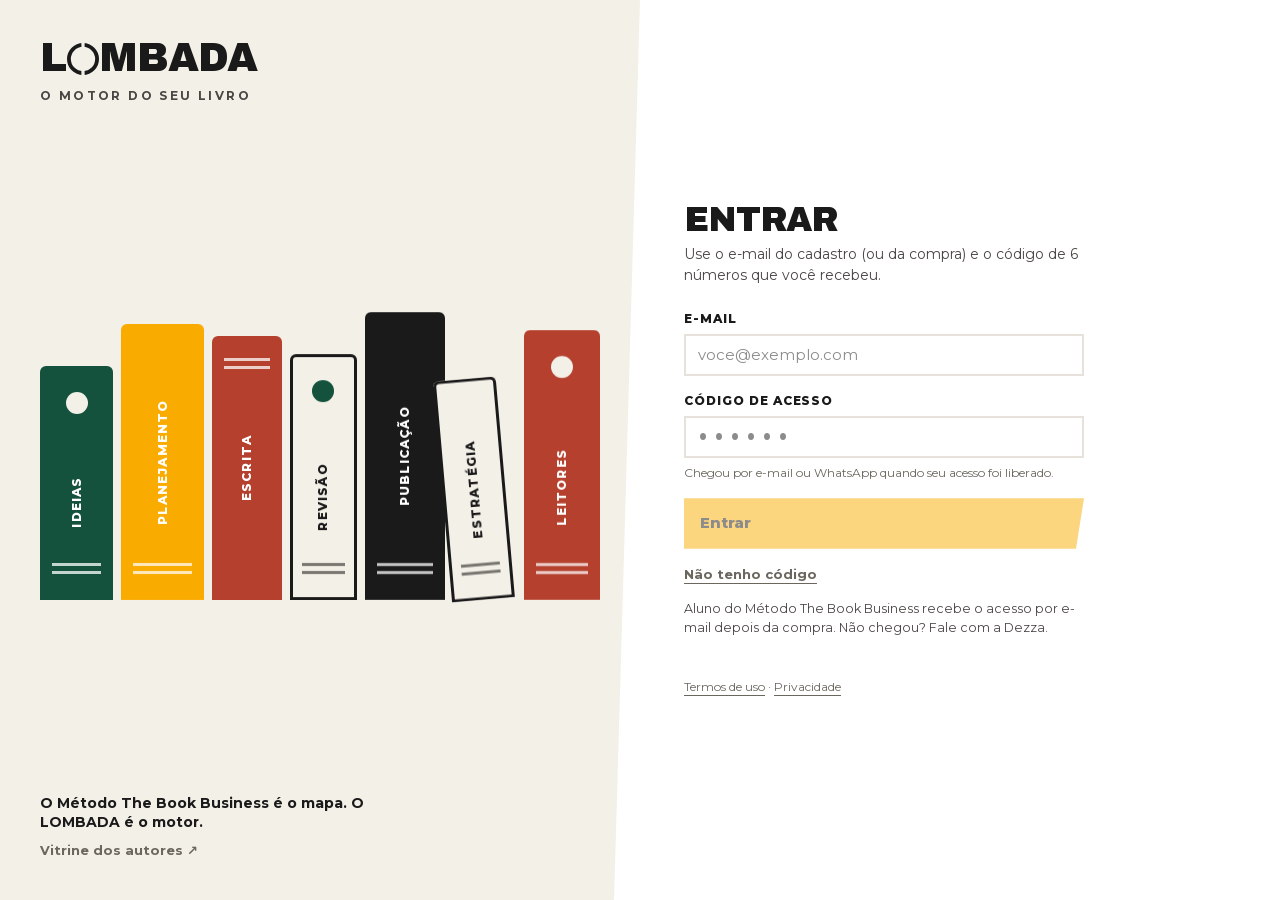
<file: index.html>
<!doctype html>
<html lang="pt-BR">
  <head>
    <meta charset="UTF-8" />
    <meta name="viewport" content="width=device-width, initial-scale=1.0" />
    <meta name="description" content="LOMBADA: o motor do seu livro. Toda semana, ele diz o que fazer, dá o texto pronto e aponta a aula do Método The Book Business." />
    <meta name="theme-color" content="#1a1a1a" />
    <link rel="icon" type="image/svg+xml" href="/favicon.svg" />
    <link rel="preload" href="/fonts/archivo-900-latin.woff2" as="font" type="font/woff2" crossorigin />
    <link rel="preload" href="/fonts/montserrat-400-latin.woff2" as="font" type="font/woff2" crossorigin />
    <style>
@font-face { font-family: 'Archivo'; font-style: normal; font-weight: 700; font-display: swap; src: url('/fonts/archivo-700-latin-ext.woff2') format('woff2'); unicode-range: U+0100-02BA, U+02BD-02C5, U+02C7-02CC, U+02CE-02D7, U+02DD-02FF, U+0304, U+0308, U+0329, U+1D00-1DBF, U+1E00-1E9F, U+1EF2-1EFF, U+2020, U+20A0-20AB, U+20AD-20C0, U+2113, U+2C60-2C7F, U+A720-A7FF; }
@font-face { font-family: 'Archivo'; font-style: normal; font-weight: 700; font-display: swap; src: url('/fonts/archivo-700-latin.woff2') format('woff2'); unicode-range: U+0000-00FF, U+0131, U+0152-0153, U+02BB-02BC, U+02C6, U+02DA, U+02DC, U+0304, U+0308, U+0329, U+2000-206F, U+20AC, U+2122, U+2191, U+2193, U+2212, U+2215, U+FEFF, U+FFFD; }
@font-face { font-family: 'Archivo'; font-style: normal; font-weight: 800; font-display: swap; src: url('/fonts/archivo-800-latin-ext.woff2') format('woff2'); unicode-range: U+0100-02BA, U+02BD-02C5, U+02C7-02CC, U+02CE-02D7, U+02DD-02FF, U+0304, U+0308, U+0329, U+1D00-1DBF, U+1E00-1E9F, U+1EF2-1EFF, U+2020, U+20A0-20AB, U+20AD-20C0, U+2113, U+2C60-2C7F, U+A720-A7FF; }
@font-face { font-family: 'Archivo'; font-style: normal; font-weight: 800; font-display: swap; src: url('/fonts/archivo-800-latin.woff2') format('woff2'); unicode-range: U+0000-00FF, U+0131, U+0152-0153, U+02BB-02BC, U+02C6, U+02DA, U+02DC, U+0304, U+0308, U+0329, U+2000-206F, U+20AC, U+2122, U+2191, U+2193, U+2212, U+2215, U+FEFF, U+FFFD; }
@font-face { font-family: 'Archivo'; font-style: normal; font-weight: 900; font-display: swap; src: url('/fonts/archivo-900-latin-ext.woff2') format('woff2'); unicode-range: U+0100-02BA, U+02BD-02C5, U+02C7-02CC, U+02CE-02D7, U+02DD-02FF, U+0304, U+0308, U+0329, U+1D00-1DBF, U+1E00-1E9F, U+1EF2-1EFF, U+2020, U+20A0-20AB, U+20AD-20C0, U+2113, U+2C60-2C7F, U+A720-A7FF; }
@font-face { font-family: 'Archivo'; font-style: normal; font-weight: 900; font-display: swap; src: url('/fonts/archivo-900-latin.woff2') format('woff2'); unicode-range: U+0000-00FF, U+0131, U+0152-0153, U+02BB-02BC, U+02C6, U+02DA, U+02DC, U+0304, U+0308, U+0329, U+2000-206F, U+20AC, U+2122, U+2191, U+2193, U+2212, U+2215, U+FEFF, U+FFFD; }
@font-face { font-family: 'Montserrat'; font-style: normal; font-weight: 400; font-display: swap; src: url('/fonts/montserrat-400-latin-ext.woff2') format('woff2'); unicode-range: U+0100-02BA, U+02BD-02C5, U+02C7-02CC, U+02CE-02D7, U+02DD-02FF, U+0304, U+0308, U+0329, U+1D00-1DBF, U+1E00-1E9F, U+1EF2-1EFF, U+2020, U+20A0-20AB, U+20AD-20C0, U+2113, U+2C60-2C7F, U+A720-A7FF; }
@font-face { font-family: 'Montserrat'; font-style: normal; font-weight: 400; font-display: swap; src: url('/fonts/montserrat-400-latin.woff2') format('woff2'); unicode-range: U+0000-00FF, U+0131, U+0152-0153, U+02BB-02BC, U+02C6, U+02DA, U+02DC, U+0304, U+0308, U+0329, U+2000-206F, U+20AC, U+2122, U+2191, U+2193, U+2212, U+2215, U+FEFF, U+FFFD; }
@font-face { font-family: 'Montserrat'; font-style: normal; font-weight: 500; font-display: swap; src: url('/fonts/montserrat-500-latin-ext.woff2') format('woff2'); unicode-range: U+0100-02BA, U+02BD-02C5, U+02C7-02CC, U+02CE-02D7, U+02DD-02FF, U+0304, U+0308, U+0329, U+1D00-1DBF, U+1E00-1E9F, U+1EF2-1EFF, U+2020, U+20A0-20AB, U+20AD-20C0, U+2113, U+2C60-2C7F, U+A720-A7FF; }
@font-face { font-family: 'Montserrat'; font-style: normal; font-weight: 500; font-display: swap; src: url('/fonts/montserrat-500-latin.woff2') format('woff2'); unicode-range: U+0000-00FF, U+0131, U+0152-0153, U+02BB-02BC, U+02C6, U+02DA, U+02DC, U+0304, U+0308, U+0329, U+2000-206F, U+20AC, U+2122, U+2191, U+2193, U+2212, U+2215, U+FEFF, U+FFFD; }
@font-face { font-family: 'Montserrat'; font-style: normal; font-weight: 600; font-display: swap; src: url('/fonts/montserrat-600-latin-ext.woff2') format('woff2'); unicode-range: U+0100-02BA, U+02BD-02C5, U+02C7-02CC, U+02CE-02D7, U+02DD-02FF, U+0304, U+0308, U+0329, U+1D00-1DBF, U+1E00-1E9F, U+1EF2-1EFF, U+2020, U+20A0-20AB, U+20AD-20C0, U+2113, U+2C60-2C7F, U+A720-A7FF; }
@font-face { font-family: 'Montserrat'; font-style: normal; font-weight: 600; font-display: swap; src: url('/fonts/montserrat-600-latin.woff2') format('woff2'); unicode-range: U+0000-00FF, U+0131, U+0152-0153, U+02BB-02BC, U+02C6, U+02DA, U+02DC, U+0304, U+0308, U+0329, U+2000-206F, U+20AC, U+2122, U+2191, U+2193, U+2212, U+2215, U+FEFF, U+FFFD; }
@font-face { font-family: 'Montserrat'; font-style: normal; font-weight: 700; font-display: swap; src: url('/fonts/montserrat-700-latin-ext.woff2') format('woff2'); unicode-range: U+0100-02BA, U+02BD-02C5, U+02C7-02CC, U+02CE-02D7, U+02DD-02FF, U+0304, U+0308, U+0329, U+1D00-1DBF, U+1E00-1E9F, U+1EF2-1EFF, U+2020, U+20A0-20AB, U+20AD-20C0, U+2113, U+2C60-2C7F, U+A720-A7FF; }
@font-face { font-family: 'Montserrat'; font-style: normal; font-weight: 700; font-display: swap; src: url('/fonts/montserrat-700-latin.woff2') format('woff2'); unicode-range: U+0000-00FF, U+0131, U+0152-0153, U+02BB-02BC, U+02C6, U+02DA, U+02DC, U+0304, U+0308, U+0329, U+2000-206F, U+20AC, U+2122, U+2191, U+2193, U+2212, U+2215, U+FEFF, U+FFFD; }
@font-face { font-family: 'Montserrat'; font-style: normal; font-weight: 800; font-display: swap; src: url('/fonts/montserrat-800-latin-ext.woff2') format('woff2'); unicode-range: U+0100-02BA, U+02BD-02C5, U+02C7-02CC, U+02CE-02D7, U+02DD-02FF, U+0304, U+0308, U+0329, U+1D00-1DBF, U+1E00-1E9F, U+1EF2-1EFF, U+2020, U+20A0-20AB, U+20AD-20C0, U+2113, U+2C60-2C7F, U+A720-A7FF; }
@font-face { font-family: 'Montserrat'; font-style: normal; font-weight: 800; font-display: swap; src: url('/fonts/montserrat-800-latin.woff2') format('woff2'); unicode-range: U+0000-00FF, U+0131, U+0152-0153, U+02BB-02BC, U+02C6, U+02DA, U+02DC, U+0304, U+0308, U+0329, U+2000-206F, U+20AC, U+2122, U+2191, U+2193, U+2212, U+2215, U+FEFF, U+FFFD; }
    </style>
    <title>LOMBADA</title>
    <script type="module" crossorigin src="/assets/index-CdQK8B4y.js"></script>
    <link rel="stylesheet" crossorigin href="/assets/index-lFUC5F8p.css">
  </head>
  <body>
    <div id="root"></div>
  </body>
</html>
</file>
